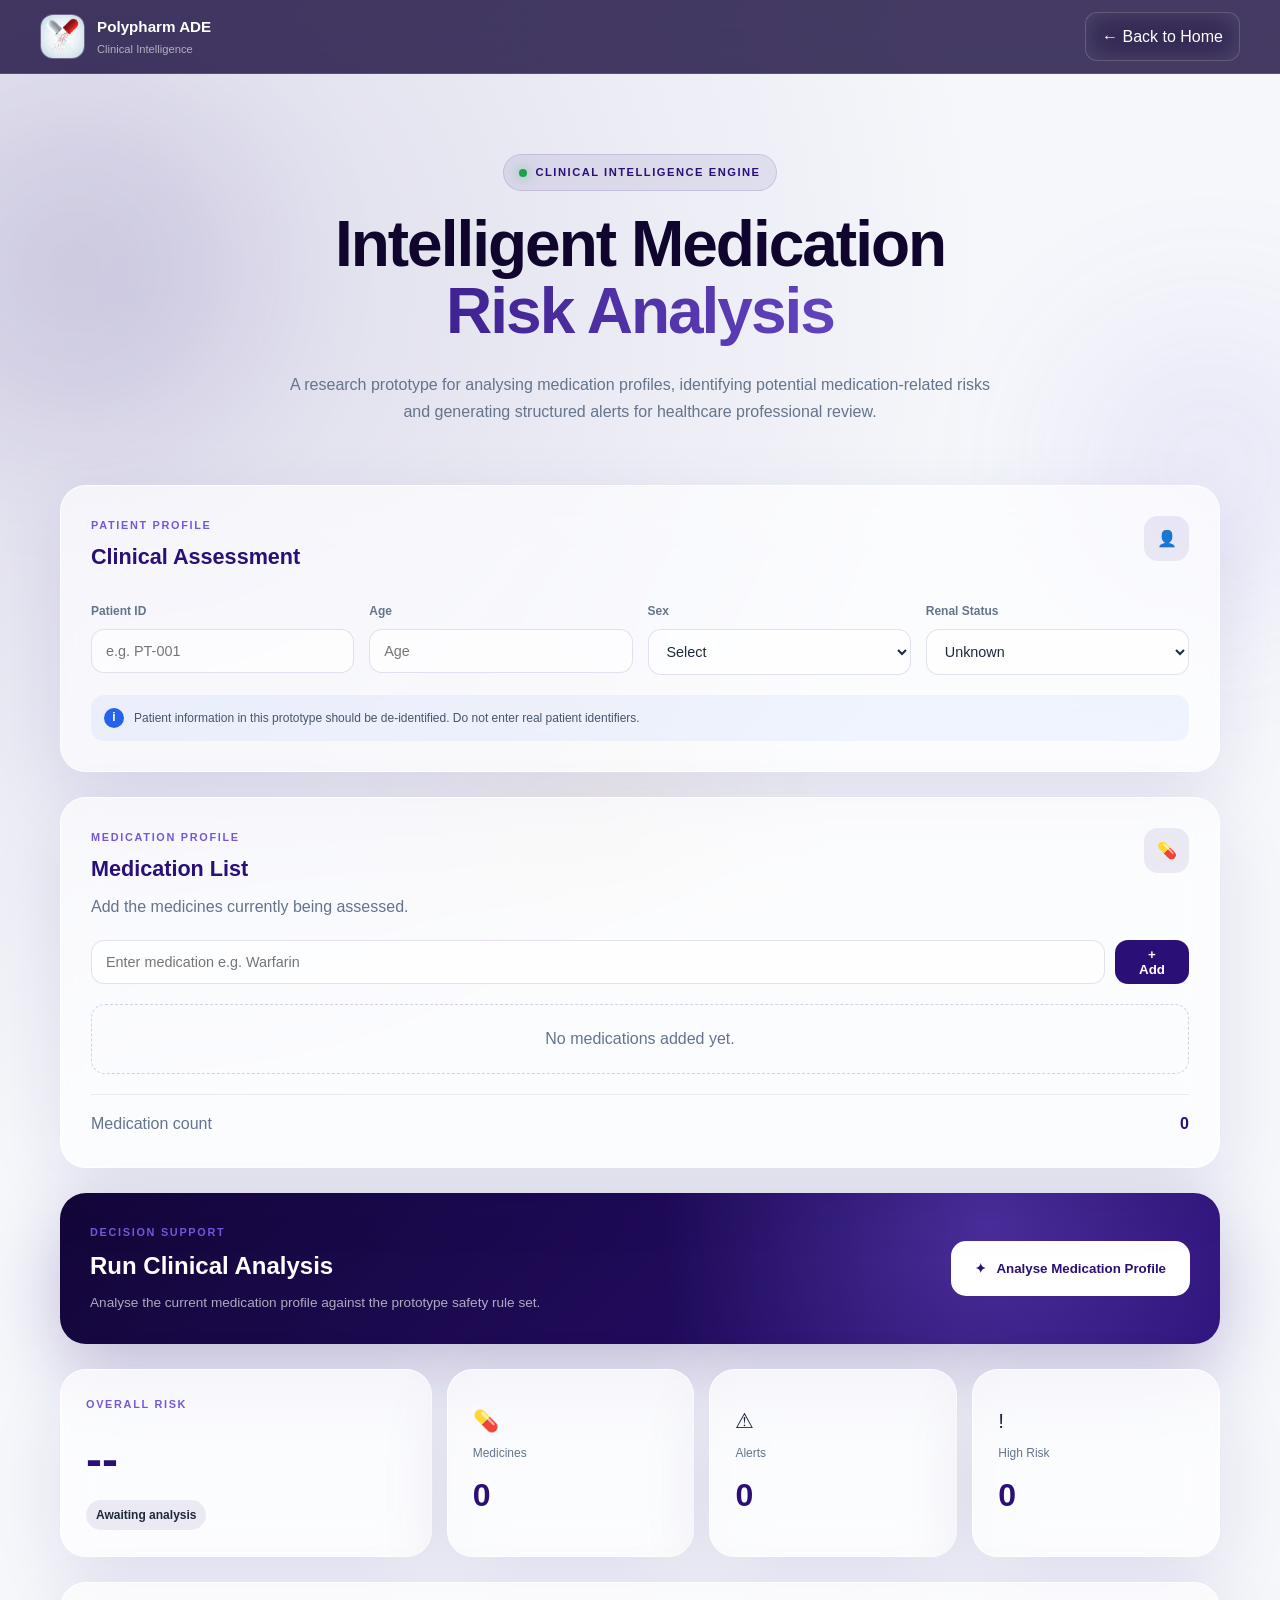
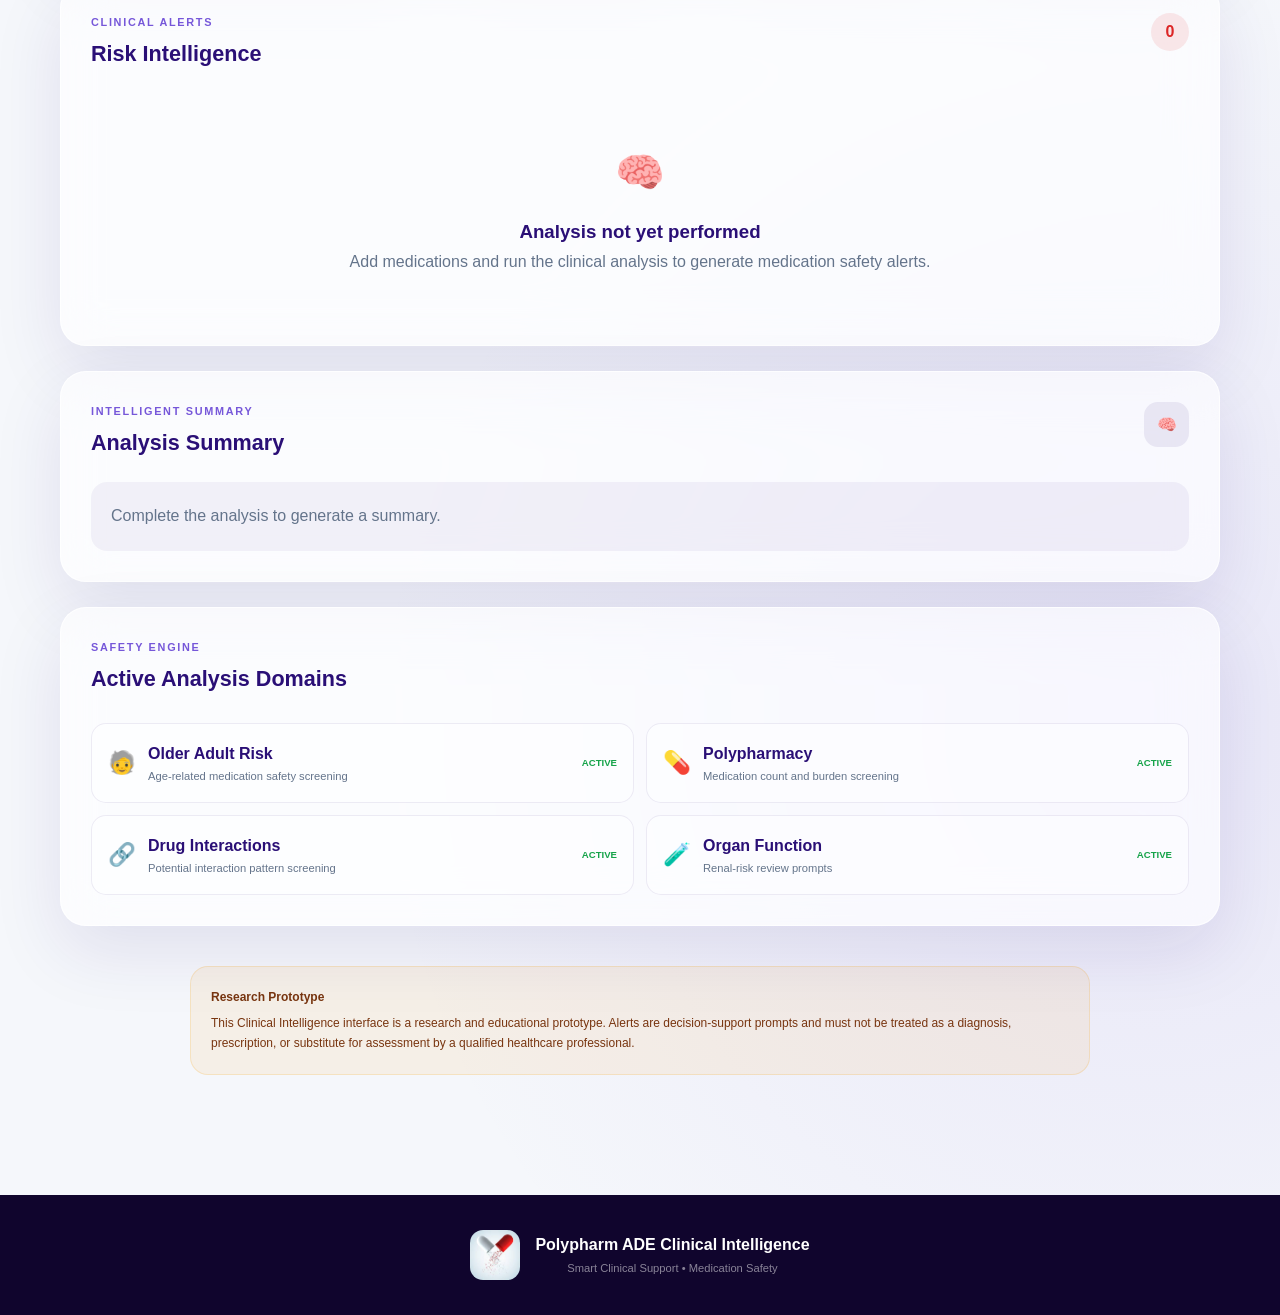
<file: clinical-intelligence.html>
<!DOCTYPE html>
<html lang="en">

<head>

  <meta charset="UTF-8">

  <meta
    name="viewport"
    content="width=device-width, initial-scale=1.0"
  >

  <title>
    Clinical Intelligence | Polypharm ADE Support
  </title>

  <link
    rel="icon"
    type="image/png"
    href="images/logo.png"
  >

  <!-- Existing project design -->
  <link
    rel="stylesheet"
    href="main.css"
  >

  <!-- Clinical Intelligence design -->
  <link
    rel="stylesheet"
    href="clinical-intelligence.css"
  >

</head>


<body>


<!-- =====================================================
     BACKGROUND EFFECTS
===================================================== -->

<div class="ci-background">

  <div class="ci-orb orb-one"></div>

  <div class="ci-orb orb-two"></div>

  <div class="ci-orb orb-three"></div>

</div>



<!-- =====================================================
     HEADER
===================================================== -->

<header class="ci-header">

  <div class="ci-header-inner">

    <a
      href="index.html"
      class="ci-brand"
    >

      <div class="ci-brand-logo">

        <img
          src="images/logo.png"
          alt="Polypharm ADE"
        >

      </div>

      <div>

        <strong>
          Polypharm ADE
        </strong>

        <span>
          Clinical Intelligence
        </span>

      </div>

    </a>


    <a
      href="index.html"
      class="ci-back"
    >
      ← Back to Home
    </a>

  </div>

</header>



<!-- =====================================================
     MAIN APPLICATION
===================================================== -->

<main class="clinical-app">


  <!-- ===================================================
       PAGE INTRO
  =================================================== -->

  <section class="ci-intro">

    <div class="ci-status">

      <span class="ci-status-dot"></span>

      CLINICAL INTELLIGENCE ENGINE

    </div>


    <h1>

      Intelligent Medication
      <span>Risk Analysis</span>

    </h1>


    <p>

      A research prototype for analysing medication profiles,
      identifying potential medication-related risks and
      generating structured alerts for healthcare professional
      review.

    </p>

  </section>



  <!-- ===================================================
       DASHBOARD
  =================================================== -->

  <section class="ci-dashboard">


    <!-- ================================================
         PATIENT PROFILE
    ================================================= -->

    <div class="ci-card patient-card">

      <div class="ci-card-header">

        <div>

          <span class="ci-label">
            PATIENT PROFILE
          </span>

          <h2>
            Clinical Assessment
          </h2>

        </div>

        <div class="ci-icon">
          👤
        </div>

      </div>


      <div class="form-grid">


        <div class="form-group">

          <label>
            Patient ID
          </label>

          <input
            type="text"
            id="patientId"
            placeholder="e.g. PT-001"
          >

        </div>


        <div class="form-group">

          <label>
            Age
          </label>

          <input
            type="number"
            id="patientAge"
            placeholder="Age"
            min="1"
            max="120"
          >

        </div>


        <div class="form-group">

          <label>
            Sex
          </label>

          <select id="patientSex">

            <option value="">
              Select
            </option>

            <option value="female">
              Female
            </option>

            <option value="male">
              Male
            </option>

            <option value="other">
              Other
            </option>

          </select>

        </div>


        <div class="form-group">

          <label>
            Renal Status
          </label>

          <select id="renalStatus">

            <option value="unknown">
              Unknown
            </option>

            <option value="normal">
              No known impairment
            </option>

            <option value="mild">
              Mild impairment
            </option>

            <option value="moderate">
              Moderate impairment
            </option>

            <option value="severe">
              Severe impairment
            </option>

          </select>

        </div>


      </div>


      <div class="clinical-note">

        <span>i</span>

        <p>
          Patient information in this prototype should be
          de-identified. Do not enter real patient identifiers.
        </p>

      </div>

    </div>



    <!-- ================================================
         MEDICATION INPUT
    ================================================= -->

    <div class="ci-card medication-card">

      <div class="ci-card-header">

        <div>

          <span class="ci-label">
            MEDICATION PROFILE
          </span>

          <h2>
            Medication List
          </h2>

        </div>

        <div class="ci-icon">
          💊
        </div>

      </div>


      <p class="card-description">

        Add the medicines currently being assessed.

      </p>


      <div class="medication-input-row">

        <input
          type="text"
          id="medicationInput"
          placeholder="Enter medication e.g. Warfarin"
        >

        <button
          type="button"
          id="addMedication"
          class="add-medication-btn"
        >
          + Add
        </button>

      </div>


      <div
        class="medication-list"
        id="medicationList"
      >

        <div class="empty-medications">

          No medications added yet.

        </div>

      </div>


      <div class="medication-counter">

        <span>
          Medication count
        </span>

        <strong id="medicationCount">
          0
        </strong>

      </div>

    </div>



    <!-- ================================================
         ANALYSIS CONTROL
    ================================================= -->

    <div class="analysis-control">

      <div>

        <span class="ci-label">
          DECISION SUPPORT
        </span>

        <h2>
          Run Clinical Analysis
        </h2>

        <p>
          Analyse the current medication profile against
          the prototype safety rule set.
        </p>

      </div>


      <button
        type="button"
        id="analyzeButton"
        class="analyze-button"
      >

        <span class="analyze-icon">
          ✦
        </span>

        Analyse Medication Profile

      </button>

    </div>



    <!-- ================================================
         RISK OVERVIEW
    ================================================= -->

    <div
      class="risk-overview"
      id="riskOverview"
    >

      <div class="risk-score-card ci-card">

        <span class="ci-label">
          OVERALL RISK
        </span>

        <div
          class="risk-score"
          id="riskScore"
        >
          --
        </div>

        <div
          class="risk-level"
          id="riskLevel"
        >
          Awaiting analysis
        </div>

      </div>


      <div class="metric-card ci-card">

        <span class="metric-icon">
          💊
        </span>

        <span>
          Medicines
        </span>

        <strong id="metricMedicines">
          0
        </strong>

      </div>


      <div class="metric-card ci-card">

        <span class="metric-icon">
          ⚠
        </span>

        <span>
          Alerts
        </span>

        <strong id="metricAlerts">
          0
        </strong>

      </div>


      <div class="metric-card ci-card">

        <span class="metric-icon">
          !
        </span>

        <span>
          High Risk
        </span>

        <strong id="metricHighRisk">
          0
        </strong>

      </div>

    </div>



    <!-- ================================================
         ALERT PANEL
    ================================================= -->

    <div class="ci-card alerts-card">

      <div class="ci-card-header">

        <div>

          <span class="ci-label">
            CLINICAL ALERTS
          </span>

          <h2>
            Risk Intelligence
          </h2>

        </div>

        <div
          class="alert-count"
          id="alertCount"
        >
          0
        </div>

      </div>


      <div
        id="alertsContainer"
        class="alerts-container"
      >

        <div class="no-analysis">

          <div>
            🧠
          </div>

          <h3>
            Analysis not yet performed
          </h3>

          <p>
            Add medications and run the clinical analysis
            to generate medication safety alerts.
          </p>

        </div>

      </div>

    </div>



    <!-- ================================================
         CLINICAL SUMMARY
    ================================================= -->

    <div class="ci-card summary-card">

      <div class="ci-card-header">

        <div>

          <span class="ci-label">
            INTELLIGENT SUMMARY
          </span>

          <h2>
            Analysis Summary
          </h2>

        </div>

        <div class="ci-icon">
          🧠
        </div>

      </div>


      <div
        id="analysisSummary"
        class="analysis-summary"
      >

        Complete the analysis to generate a summary.

      </div>

    </div>



    <!-- ================================================
         RULE ENGINE
    ================================================= -->

    <div class="ci-card rules-card">

      <div class="ci-card-header">

        <div>

          <span class="ci-label">
            SAFETY ENGINE
          </span>

          <h2>
            Active Analysis Domains
          </h2>

        </div>

      </div>


      <div class="rules-grid">


        <div class="rule-item">

          <span>
            🧓
          </span>

          <div>

            <strong>
              Older Adult Risk
            </strong>

            <small>
              Age-related medication safety screening
            </small>

          </div>

          <b>
            ACTIVE
          </b>

        </div>


        <div class="rule-item">

          <span>
            💊
          </span>

          <div>

            <strong>
              Polypharmacy
            </strong>

            <small>
              Medication count and burden screening
            </small>

          </div>

          <b>
            ACTIVE
          </b>

        </div>


        <div class="rule-item">

          <span>
            🔗
          </span>

          <div>

            <strong>
              Drug Interactions
            </strong>

            <small>
              Potential interaction pattern screening
            </small>

          </div>

          <b>
            ACTIVE
          </b>

        </div>


        <div class="rule-item">

          <span>
            🧪
          </span>

          <div>

            <strong>
              Organ Function
            </strong>

            <small>
              Renal-risk review prompts
            </small>

          </div>

          <b>
            ACTIVE
          </b>

        </div>


      </div>

    </div>


  </section>



  <!-- ===================================================
       SAFETY DISCLAIMER
  ================================================= -->

  <section class="ci-disclaimer">

    <strong>
      Research Prototype
    </strong>

    <p>

      This Clinical Intelligence interface is a research
      and educational prototype. Alerts are decision-support
      prompts and must not be treated as a diagnosis,
      prescription, or substitute for assessment by a
      qualified healthcare professional.

    </p>

  </section>


</main>



<footer class="ci-footer">

  <img
    src="images/logo.png"
    alt="Polypharm ADE"
  >

  <div>

    <strong>
      Polypharm ADE Clinical Intelligence
    </strong>

    <span>
      Smart Clinical Support • Medication Safety
    </span>

  </div>

</footer>



<script src="clinical-intelligence.js"></script>

</body>

</html>
</file>
<file: main.css>
/* =====================================================
   VARIABLES
===================================================== */

:root {

  --primary: #2a0f76;
  --primary-light: #5535b8;
  --primary-dark: #130638;

  --secondary: #1e293b;

  --light: #f8fafc;

  --accent: #f59e0b;

  --white: #ffffff;

  --glass-bg: rgba(255, 255, 255, 0.10);

  --glass-bg-strong: rgba(255, 255, 255, 0.16);

  --glass-border: rgba(255, 255, 255, 0.22);

  --glass-shadow:
    0 20px 60px rgba(0, 0, 0, 0.25);

  --blur: blur(20px);

}



/* =====================================================
   GLOBAL
===================================================== */

* {

  margin: 0;
  padding: 0;

  box-sizing: border-box;

  font-family:
    "Segoe UI",
    Tahoma,
    Geneva,
    Verdana,
    sans-serif;

}

html {

  scroll-behavior: smooth;

  scroll-padding-top: 90px;

}

body {

  background:
    radial-gradient(
      circle at 20% 20%,
      rgba(42, 15, 118, 0.08),
      transparent 35%
    ),
    #f8fafc;

  color: var(--secondary);

  line-height: 1.7;

  overflow-x: hidden;

}

a {

  color: inherit;

}



/* =====================================================
   CURSOR GLOW
===================================================== */

.cursor-glow {

  position: fixed;

  width: 250px;
  height: 250px;

  border-radius: 50%;

  background:
    radial-gradient(
      circle,
      rgba(120, 78, 255, 0.16),
      transparent 70%
    );

  transform: translate(-50%, -50%);

  pointer-events: none;

  z-index: 9999;

  transition:
    left 0.15s ease,
    top 0.15s ease;

}



/* =====================================================
   HEADER
===================================================== */

header {

  position: fixed;

  top: 0;
  left: 0;

  width: 100%;

  z-index: 2000;

  padding: 14px 20px;

  background:
    rgba(20, 7, 60, 0.55);

  border-bottom:
    1px solid rgba(255,255,255,0.12);

  backdrop-filter:
    blur(20px)
    saturate(160%);

  -webkit-backdrop-filter:
    blur(20px)
    saturate(160%);

  transition: 0.3s ease;

}



/* HEADER WHEN SCROLLING */

header.scrolled {

  background:
    rgba(19, 6, 56, 0.88);

  box-shadow:
    0 10px 40px rgba(0,0,0,0.25);

}



/* HEADER CONTAINER */

header .container {

  max-width: 1200px;

  margin: auto;

  display: flex;

  align-items: center;

  justify-content: space-between;

}



/* =====================================================
   BRAND
===================================================== */

.brand {

  display: flex;

  align-items: center;

  gap: 12px;

  text-decoration: none;

}



.brand-logo {

  width: 48px;
  height: 48px;

  display: flex;

  align-items: center;
  justify-content: center;

  border-radius: 14px;

  background:
    rgba(255,255,255,0.12);

  border:
    1px solid rgba(255,255,255,0.25);

  backdrop-filter: blur(12px);

  overflow: hidden;

  box-shadow:
    0 8px 25px rgba(0,0,0,0.25);

}



.brand-logo img {

  width: 100%;
  height: 100%;

  object-fit: cover;

}



.brand-text {

  display: flex;

  flex-direction: column;

  color: white;

}



.brand-title {

  font-size: 1rem;

  font-weight: 700;

  letter-spacing: 0.5px;

}



.brand-subtitle {

  font-size: 0.72rem;

  opacity: 0.65;

}



/* =====================================================
   NAVIGATION
===================================================== */

nav {

  display: flex;

  align-items: center;

  gap: 8px;

}



.nav-link {

  position: relative;

  padding: 9px 15px;

  border-radius: 12px;

  color: white;

  text-decoration: none;

  font-size: 0.9rem;

  font-weight: 600;

  transition: 0.3s ease;

}



.nav-link:hover,

.nav-link.active {

  background:
    rgba(255,255,255,0.12);

  box-shadow:
    inset 0 0 0 1px
    rgba(255,255,255,0.08);

}



.nav-link::after {

  content: "";

  position: absolute;

  bottom: 4px;

  left: 50%;

  width: 0;

  height: 2px;

  background: var(--accent);

  transform: translateX(-50%);

  transition: 0.3s ease;

}



.nav-link:hover::after,

.nav-link.active::after {

  width: 25px;

}



/* =====================================================
   HAMBURGER
===================================================== */

.hamburger {

  display: none;

  width: 46px;
  height: 46px;

  border: 1px solid
    rgba(255,255,255,0.25);

  border-radius: 14px;

  background:
    rgba(255,255,255,0.10);

  backdrop-filter:
    blur(15px);

  cursor: pointer;

  align-items: center;

  justify-content: center;

  flex-direction: column;

  gap: 5px;

}



.hamburger span {

  width: 23px;

  height: 2px;

  border-radius: 5px;

  background: white;

  transition: 0.3s ease;

}



.hamburger.active span:nth-child(1) {

  transform:
    translateY(7px)
    rotate(45deg);

}



.hamburger.active span:nth-child(2) {

  opacity: 0;

}



.hamburger.active span:nth-child(3) {

  transform:
    translateY(-7px)
    rotate(-45deg);

}



/* =====================================================
   HERO
===================================================== */

.hero {

  min-height: 100vh;

  position: relative;

  display: flex;

  align-items: center;

  justify-content: center;

  text-align: center;

  color: white;

  overflow: hidden;

}



/* VIDEO BACKGROUND */

.hero-background {

  position: absolute;

  inset: 0;

  z-index: -3;

  overflow: hidden;

}



.hero-video {

  width: 100%;
  height: 100%;

  object-fit: cover;

  filter:
    saturate(0.85)
    contrast(1.05);

  transform: scale(1.05);

}



/* PURPLE OVERLAY */

.hero-overlay {

  position: absolute;

  inset: 0;

  background:

    radial-gradient(
      circle at 50% 35%,
      rgba(100, 55, 190, 0.25),
      transparent 35%
    ),

    linear-gradient(
      135deg,
      rgba(20, 5, 55, 0.92),
      rgba(42, 15, 118, 0.78),
      rgba(13, 5, 42, 0.92)
    );

}



/* MOVING LIGHT */

.hero::before {

  content: "";

  position: absolute;

  width: 500px;
  height: 500px;

  border-radius: 50%;

  background:
    radial-gradient(
      circle,
      rgba(255,255,255,0.08),
      transparent 70%
    );

  top: -150px;
  left: -150px;

  animation:
    heroLight 10s infinite alternate ease-in-out;

}



@keyframes heroLight {

  0% {

    transform:
      translate(0,0)
      scale(1);

  }

  100% {

    transform:
      translate(250px,180px)
      scale(1.4);

  }

}



/* =====================================================
   PARTICLES
===================================================== */

.particles {

  position: absolute;

  inset: 0;

  pointer-events: none;

}



.particles span {

  position: absolute;

  width: 5px;
  height: 5px;

  border-radius: 50%;

  background:
    rgba(255,255,255,0.5);

  animation:
    floatParticle 10s infinite linear;

}



.particles span:nth-child(1) {

  left: 10%;
  top: 80%;

}



.particles span:nth-child(2) {

  left: 20%;
  top: 30%;

  animation-delay: 2s;

}



.particles span:nth-child(3) {

  left: 40%;
  top: 70%;

  animation-delay: 4s;

}



.particles span:nth-child(4) {

  left: 60%;
  top: 25%;

  animation-delay: 1s;

}



.particles span:nth-child(5) {

  left: 75%;
  top: 65%;

  animation-delay: 5s;

}



.particles span:nth-child(6) {

  left: 85%;
  top: 35%;

  animation-delay: 3s;

}



.particles span:nth-child(7) {

  left: 50%;
  top: 90%;

  animation-delay: 6s;

}



.particles span:nth-child(8) {

  left: 30%;
  top: 50%;

  animation-delay: 7s;

}



@keyframes floatParticle {

  0% {

    transform:
      translateY(0)
      scale(0.7);

    opacity: 0;

  }

  20% {

    opacity: 1;

  }

  100% {

    transform:
      translateY(-250px)
      scale(1.5);

    opacity: 0;

  }

}



/* =====================================================
   HERO CONTENT
===================================================== */

.hero-content {

  max-width: 900px;

  padding:
    130px 25px 80px;

  position: relative;

  z-index: 5;

}



/* CAPSULE LOGO */

.hero-logo-wrapper {

  position: relative;

  width: 125px;
  height: 125px;

  margin:
    0 auto 25px;

  display: flex;

  align-items: center;

  justify-content: center;

}



.hero-logo {

  width: 105px;
  height: 105px;

  object-fit: cover;

  border-radius: 50%;

  position: relative;

  z-index: 3;

  box-shadow:
    0 15px 50px rgba(0,0,0,0.45);

  animation:
    capsuleFloat 4s infinite ease-in-out;

}



@keyframes capsuleFloat {

  0%,100% {

    transform:
      translateY(0)
      rotate(-2deg);

  }

  50% {

    transform:
      translateY(-12px)
      rotate(2deg);

  }

}



.hero-logo-ring {

  position: absolute;

  inset: 0;

  border-radius: 50%;

  border:
    1px solid rgba(255,255,255,0.4);

  animation:
    ringPulse 3s infinite ease-out;

}



@keyframes ringPulse {

  0% {

    transform: scale(0.8);

    opacity: 0.9;

  }

  100% {

    transform: scale(1.5);

    opacity: 0;

  }

}



/* BADGE */

.hero-badge {

  display: inline-block;

  padding:
    7px 16px;

  margin-bottom: 18px;

  border-radius: 50px;

  background:
    rgba(255,255,255,0.10);

  border:
    1px solid rgba(255,255,255,0.25);

  backdrop-filter: blur(15px);

  font-size: 0.72rem;

  letter-spacing: 2px;

}



/* HERO TITLE */

.hero h1 {

  font-size:
    clamp(2.5rem, 6vw, 5rem);

  line-height: 1.05;

  margin-bottom: 25px;

  font-weight: 800;

  letter-spacing: -2px;

}



.hero h1 span {

  display: block;

  background:
    linear-gradient(
      90deg,
      #ffffff,
      #c8b9ff,
      #ffffff
    );

  background-size: 200% auto;

  color: transparent;

  background-clip: text;

  -webkit-background-clip: text;

  animation:
    gradientMove 5s linear infinite;

}



@keyframes gradientMove {

  to {

    background-position:
      200% center;

  }

}



.hero-description {

  max-width: 700px;

  margin:
    0 auto 30px;

  font-size:
    clamp(1rem, 2vw, 1.3rem);

  opacity: 0.85;

}



/* =====================================================
   BUTTONS
===================================================== */

.hero-buttons {

  display: flex;

  justify-content: center;

  gap: 12px;

  flex-wrap: wrap;

}



.glass-button {

  padding:
    13px 22px;

  border-radius: 14px;

  text-decoration: none;

  font-weight: 600;

  transition: 0.3s ease;

}



.primary-button {

  background:
    rgba(255,255,255,0.95);

  color:
    var(--primary);

}



.secondary-button {

  color: white;

  background:
    rgba(255,255,255,0.08);

  border:
    1px solid rgba(255,255,255,0.25);

  backdrop-filter:
    blur(15px);

}



.glass-button:hover {

  transform:
    translateY(-4px);

  box-shadow:
    0 15px 35px
    rgba(0,0,0,0.25);

}



.primary-button span {

  margin-left: 8px;

}



/* =====================================================
   SYSTEM STATUS
===================================================== */

.system-status {

  margin-top: 30px;

  display: flex;

  justify-content: center;

  align-items: center;

  gap: 8px;

  font-size: 0.8rem;

  opacity: 0.7;

}



.status-dot {

  width: 8px;
  height: 8px;

  border-radius: 50%;

  background: #5cff8d;

  box-shadow:
    0 0 15px #5cff8d;

  animation:
    statusPulse 2s infinite;

}



@keyframes statusPulse {

  50% {

    opacity: 0.3;

    transform: scale(0.7);

  }

}



/* =====================================================
   HERO GLASS CARD
===================================================== */

.hero-glass-card {

  position: absolute;

  right: 6%;

  bottom: 10%;

  display: flex;

  align-items: center;

  gap: 12px;

  padding: 15px 18px;

  border-radius: 18px;

  background:
    rgba(255,255,255,0.09);

  border:
    1px solid rgba(255,255,255,0.20);

  backdrop-filter:
    blur(20px);

  box-shadow:
    var(--glass-shadow);

  animation:
    cardFloat 5s infinite ease-in-out;

}



@keyframes cardFloat {

  50% {

    transform:
      translateY(-12px);

  }

}



.hero-glass-card small {

  display: block;

  opacity: 0.65;

}



.mini-icon {

  width: 38px;
  height: 38px;

  display: flex;

  align-items: center;
  justify-content: center;

  border-radius: 12px;

  background:
    rgba(255,255,255,0.15);

}



/* =====================================================
   GENERAL SECTIONS
===================================================== */

.content-section {

  max-width: 1150px;

  margin: auto;

  padding:
    110px 25px;

}



.section-heading {

  display: flex;

  align-items: flex-start;

  gap: 18px;

  margin-bottom: 50px;

}



.section-number {

  color:
    var(--primary-light);

  font-weight: 800;

  font-size: 0.85rem;

}



.section-label {

  display: block;

  color:
    var(--primary-light);

  font-size: 0.72rem;

  font-weight: 800;

  letter-spacing: 2px;

  margin-bottom: 5px;

}



.section-heading h2 {

  font-size:
    clamp(2rem,4vw,3rem);

  color:
    var(--primary);

}



/* =====================================================
   GLASS PANELS
===================================================== */

.glass-panel {

  background:
    rgba(255,255,255,0.60);

  border:
    1px solid rgba(255,255,255,0.8);

  border-radius: 24px;

  box-shadow:
    0 20px 50px
    rgba(42,15,118,0.08);

  backdrop-filter:
    blur(20px);

  -webkit-backdrop-filter:
    blur(20px);

  transition:
    transform 0.35s ease,
    box-shadow 0.35s ease;

}



.glass-panel:hover {

  transform:
    translateY(-6px);

  box-shadow:
    0 30px 70px
    rgba(42,15,118,0.13);

}



/* =====================================================
   ABOUT
===================================================== */

.about-grid {

  display: grid;

  grid-template-columns:
    2fr 1fr;

  gap: 25px;

}



.large-panel {

  padding: 35px;

}



.large-panel p {

  margin-bottom: 20px;

}



.project-card {

  padding: 30px;

}



.project-card-icon {

  width: 70px;
  height: 70px;

  border-radius: 20px;

  overflow: hidden;

  margin-bottom: 20px;

}



.project-card-icon img {

  width: 100%;
  height: 100%;

  object-fit: cover;

}



.project-card h3 {

  color:
    var(--primary);

  margin-bottom: 10px;

}



.project-card span {

  font-size: 0.8rem;

  opacity: 0.65;

}



.card-line {

  height: 1px;

  background:
    rgba(42,15,118,0.12);

  margin: 20px 0;

}



/* =====================================================
   PROFILE
===================================================== */

.profile {

  margin-top: 25px;

  padding: 25px;

  display: flex;

  align-items: center;

  gap: 20px;

}



.profile img {

  width: 80px;
  height: 80px;

  border-radius: 50%;

  object-fit: cover;

  border:
    3px solid var(--primary);

}



.profile span {

  font-size: 0.75rem;

  color:
    var(--primary-light);

}



.profile h3 {

  color:
    var(--primary);

}



/* =====================================================
   OBJECTIVES
===================================================== */

.objective-grid {

  display: grid;

  grid-template-columns:
    repeat(3, 1fr);

  gap: 20px;

}



.objective-card {

  padding: 30px;

}



.objective-number {

  display: inline-flex;

  width: 42px;
  height: 42px;

  align-items: center;
  justify-content: center;

  border-radius: 12px;

  color: white;

  background:
    var(--primary);

  font-size: 0.8rem;

  margin-bottom: 20px;

}



.objective-card h3 {

  color:
    var(--primary);

  margin-bottom: 10px;

}



/* =====================================================
   TIMELINE
===================================================== */

.timeline {

  position: relative;

}



.timeline::before {

  content: "";

  position: absolute;

  left: 25px;

  top: 0;
  bottom: 0;

  width: 2px;

  background:
    linear-gradient(
      var(--primary),
      transparent
    );

}



.timeline-item {

  position: relative;

  display: flex;

  gap: 25px;

  margin-bottom: 25px;

}



.timeline-number {

  position: relative;

  z-index: 2;

  min-width: 52px;
  height: 52px;

  display: flex;

  align-items: center;
  justify-content: center;

  border-radius: 50%;

  background:
    var(--primary);

  color: white;

  font-size: 0.75rem;

  border:
    5px solid var(--light);

}



.timeline-item .glass-panel {

  flex: 1;

  padding: 25px;

}



.timeline-item h3 {

  color:
    var(--primary);

  margin-bottom: 8px;

}



/* =====================================================
   TECHNOLOGY
===================================================== */

.technology-section {

  position: relative;

  padding:
    120px 25px;

  color: white;

  background:

    radial-gradient(
      circle at 20% 20%,
      rgba(123,80,220,0.4),
      transparent 30%
    ),

    linear-gradient(
      135deg,
      #130638,
      #2a0f76,
      #10052d
    );

  overflow: hidden;

}



.technology-content {

  max-width: 1150px;

  margin: auto;

}



.technology-section h2 {

  font-size:
    clamp(2rem,5vw,4rem);

  max-width: 700px;

  line-height: 1.1;

  margin-bottom: 25px;

}



.technology-section h2 span {

  color:
    #c5b6ff;

}



.technology-section > .technology-content > p {

  max-width: 700px;

  opacity: 0.75;

}



.technology-grid {

  display: grid;

  grid-template-columns:
    repeat(3,1fr);

  gap: 20px;

  margin-top: 50px;

}



.tech-card {

  padding: 30px;

  color: white;

  background:
    rgba(255,255,255,0.08);

  border:
    1px solid rgba(255,255,255,0.15);

}



.tech-icon {

  width: 50px;
  height: 50px;

  display: flex;

  align-items: center;
  justify-content: center;

  border-radius: 15px;

  background:
    rgba(255,255,255,0.12);

  margin-bottom: 20px;

  font-weight: 800;

}



.tech-card h3 {

  margin-bottom: 10px;

}



/* =====================================================
   CONTACT
===================================================== */

.contact-section {

  padding:
    110px 25px;

}



.contact-container {

  max-width: 1100px;

  margin: auto;

  text-align: center;

}



.contact-container h2 {

  color:
    var(--primary);

  font-size:
    clamp(2rem,4vw,3rem);

  margin-bottom: 10px;

}



.contact-container > p {

  max-width: 650px;

  margin:
    0 auto 40px;

}



.contact-grid {

  display: grid;

  grid-template-columns:
    repeat(2,1fr);

  gap: 18px;

}



.contact-card {

  padding: 22px;

  display: flex;

  align-items: center;

  gap: 18px;

  text-decoration: none;

  text-align: left;

}



.contact-icon {

  min-width: 45px;
  height: 45px;

  display: flex;

  align-items: center;
  justify-content: center;

  border-radius: 14px;

  background:
    rgba(42,15,118,0.1);

  color:
    var(--primary);

}



.contact-card small {

  display: block;

  color:
    var(--primary-light);

}



.contact-card strong {

  display: block;

}



/* =====================================================
   FOOTER
===================================================== */

footer {

  padding:
    45px 20px;

  text-align: center;

  color: white;

  background:
    #10052d;

}



.footer-logo img {

  width: 55px;
  height: 55px;

  object-fit: cover;

  border-radius: 15px;

  margin-bottom: 12px;

}



footer span {

  font-size: 0.75rem;

  opacity: 0.5;

}



/* =====================================================
   SCROLL REVEAL
===================================================== */

.reveal {

  opacity: 0;

  transform:
    translateY(50px);

  transition:
    opacity 0.8s ease,
    transform 0.8s ease;

}



.reveal.visible {

  opacity: 1;

  transform:
    translateY(0);

}



/* =====================================================
   MOBILE
===================================================== */

@media (max-width: 850px) {

  .hamburger {

    display: flex;

  }



  nav {

    position: absolute;

    top: calc(100% + 12px);

    right: 0;

    width: 280px;

    padding: 12px;

    flex-direction: column;

    align-items: stretch;

    background:
      rgba(30,10,75,0.75);

    border:
      1px solid rgba(255,255,255,0.20);

    border-radius: 22px;

    backdrop-filter:
      blur(25px);

    box-shadow:
      0 25px 60px
      rgba(0,0,0,0.35);

    opacity: 0;

    visibility: hidden;

    transform:
      translateY(-15px)
      scale(0.95);

    transition: 0.3s ease;

  }



  nav.active {

    opacity: 1;

    visibility: visible;

    transform:
      translateY(0)
      scale(1);

  }



  .nav-link {

    padding: 14px;

  }



  .about-grid {

    grid-template-columns: 1fr;

  }



  .objective-grid {

    grid-template-columns:
      repeat(2,1fr);

  }



  .technology-grid {

    grid-template-columns: 1fr;

  }



  .hero-glass-card {

    display: none;

  }

}



@media (max-width: 600px) {

  header {

    padding:
      10px 14px;

  }



  .brand-title {

    font-size: 0.9rem;

  }



  .brand-subtitle {

    font-size: 0.65rem;

  }



  .brand-logo {

    width: 42px;
    height: 42px;

  }



  .hero-content {

    padding:
      120px 20px 70px;

  }



  .hero h1 {

    font-size:
      2.6rem;

  }



  .hero-description {

    font-size:
      1rem;

  }



  .hero-buttons {

    flex-direction: column;

  }



  .glass-button {

    width: 100%;

  }



  .objective-grid {

    grid-template-columns: 1fr;

  }



  .contact-grid {

    grid-template-columns: 1fr;

  }



  .profile {

    align-items: flex-start;

  }



  .timeline-item {

    gap: 12px;

  }



  .timeline-number {

    min-width: 45px;

    height: 45px;

  }



  .timeline::before {

    left: 21px;

  }

}
</file>
<file: clinical-intelligence.css>
/* =====================================================
   POLYPHARM ADE
   CLINICAL INTELLIGENCE UI
===================================================== */

:root {

  --ci-purple: #2a0f76;
  --ci-purple-light: #7657d9;
  --ci-purple-dark: #10052d;

  --ci-accent: #f59e0b;

  --ci-red: #dc2626;
  --ci-orange: #ea580c;
  --ci-green: #16a34a;
  --ci-blue: #2563eb;

  --ci-text: #1e293b;
  --ci-muted: #64748b;

  --ci-glass:
    rgba(255,255,255,0.66);

  --ci-glass-dark:
    rgba(255,255,255,0.09);

  --ci-border:
    rgba(255,255,255,0.75);

  --ci-shadow:
    0 25px 70px rgba(42,15,118,0.10);

}


/* =====================================================
   GLOBAL
===================================================== */

body {

  background:
    radial-gradient(
      circle at 10% 10%,
      rgba(42,15,118,0.12),
      transparent 30%
    ),

    radial-gradient(
      circle at 90% 80%,
      rgba(118,87,217,0.10),
      transparent 30%
    ),

    #f5f7fb;

}


/* =====================================================
   BACKGROUND ORBS
===================================================== */

.ci-background {

  position: fixed;

  inset: 0;

  overflow: hidden;

  pointer-events: none;

  z-index: -1;

}


.ci-orb {

  position: absolute;

  border-radius: 50%;

  filter: blur(80px);

  opacity: 0.35;

  animation:
    ciOrbFloat 12s infinite alternate ease-in-out;

}


.orb-one {

  width: 350px;
  height: 350px;

  background:
    rgba(42,15,118,0.25);

  top: 10%;
  left: -100px;

}


.orb-two {

  width: 300px;
  height: 300px;

  background:
    rgba(118,87,217,0.25);

  right: -80px;
  top: 35%;

  animation-delay: 3s;

}


.orb-three {

  width: 280px;
  height: 280px;

  background:
    rgba(245,158,11,0.12);

  left: 35%;
  bottom: -100px;

  animation-delay: 5s;

}


@keyframes ciOrbFloat {

  0% {

    transform:
      translate(0,0)
      scale(1);

  }

  100% {

    transform:
      translate(80px,-50px)
      scale(1.2);

  }

}


/* =====================================================
   HEADER
===================================================== */

.ci-header {

  position: sticky;

  top: 0;

  z-index: 100;

  padding: 12px 20px;

  background:
    rgba(19,6,56,0.78);

  border-bottom:
    1px solid rgba(255,255,255,0.12);

  backdrop-filter:
    blur(25px)
    saturate(160%);

}


.ci-header-inner {

  max-width: 1200px;

  margin: auto;

  display: flex;

  align-items: center;

  justify-content: space-between;

}


.ci-brand {

  display: flex;

  align-items: center;

  gap: 12px;

  color: white;

  text-decoration: none;

}


.ci-brand-logo {

  width: 45px;
  height: 45px;

  overflow: hidden;

  border-radius: 13px;

  border:
    1px solid rgba(255,255,255,0.25);

}


.ci-brand-logo img {

  width: 100%;
  height: 100%;

  object-fit: cover;

}


.ci-brand strong {

  display: block;

  font-size: 0.95rem;

}


.ci-brand span {

  display: block;

  font-size: 0.7rem;

  opacity: 0.6;

}


.ci-back {

  padding: 10px 16px;

  border-radius: 12px;

  color: white;

  text-decoration: none;

  background:
    rgba(255,255,255,0.09);

  border:
    1px solid rgba(255,255,255,0.16);

  backdrop-filter:
    blur(15px);

  transition: 0.3s ease;

}


.ci-back:hover {

  background:
    rgba(255,255,255,0.17);

  transform:
    translateY(-2px);

}


/* =====================================================
   APPLICATION
===================================================== */

.clinical-app {

  max-width: 1200px;

  margin: auto;

  padding:
    80px 20px;

}


/* =====================================================
   INTRO
===================================================== */

.ci-intro {

  text-align: center;

  max-width: 850px;

  margin:
    0 auto 60px;

}


.ci-status {

  display: inline-flex;

  align-items: center;

  gap: 8px;

  padding:
    8px 15px;

  border-radius: 50px;

  background:
    rgba(42,15,118,0.08);

  border:
    1px solid rgba(42,15,118,0.12);

  color:
    var(--ci-purple);

  font-size: 0.7rem;

  font-weight: 800;

  letter-spacing: 1.5px;

}


.ci-status-dot {

  width: 8px;
  height: 8px;

  border-radius: 50%;

  background:
    var(--ci-green);

  box-shadow:
    0 0 12px
    rgba(22,163,74,0.6);

}


.ci-intro h1 {

  margin-top: 20px;

  font-size:
    clamp(2.4rem,5vw,4.5rem);

  line-height: 1.05;

  color:
    var(--ci-purple-dark);

  letter-spacing:
    -2px;

}


.ci-intro h1 span {

  display: block;

  background:
    linear-gradient(
      90deg,
      var(--ci-purple),
      #7657d9,
      var(--ci-purple)
    );

  background-size:
    200% auto;

  color: transparent;

  background-clip: text;

  -webkit-background-clip: text;

  animation:
    ciGradient 5s linear infinite;

}


@keyframes ciGradient {

  to {

    background-position:
      200% center;

  }

}


.ci-intro p {

  margin:
    25px auto 0;

  max-width: 700px;

  color:
    var(--ci-muted);

}


/* =====================================================
   DASHBOARD
===================================================== */

.ci-dashboard {

  display: grid;

  gap: 25px;

}


/* =====================================================
   GLASS CARD
===================================================== */

.ci-card {

  background:
    var(--ci-glass);

  border:
    1px solid var(--ci-border);

  border-radius: 26px;

  box-shadow:
    var(--ci-shadow);

  backdrop-filter:
    blur(25px)
    saturate(140%);

  -webkit-backdrop-filter:
    blur(25px)
    saturate(140%);

}


.ci-card-header {

  display: flex;

  align-items: flex-start;

  justify-content: space-between;

  gap: 20px;

}


.ci-card-header h2 {

  color:
    var(--ci-purple);

  font-size: 1.35rem;

}


.ci-label {

  display: block;

  margin-bottom: 5px;

  color:
    var(--ci-purple-light);

  font-size: 0.68rem;

  font-weight: 800;

  letter-spacing: 1.7px;

}


.ci-icon {

  width: 45px;
  height: 45px;

  display: flex;

  align-items: center;
  justify-content: center;

  border-radius: 14px;

  background:
    rgba(42,15,118,0.08);

}


/* =====================================================
   PATIENT
===================================================== */

.patient-card,
.medication-card,
.alerts-card,
.summary-card,
.rules-card {

  padding: 30px;

}


.form-grid {

  display: grid;

  grid-template-columns:
    repeat(4,1fr);

  gap: 15px;

  margin-top: 25px;

}


.form-group label {

  display: block;

  margin-bottom: 7px;

  font-size: 0.75rem;

  font-weight: 700;

  color:
    var(--ci-muted);

}


.form-group input,
.form-group select,
.medication-input-row input {

  width: 100%;

  padding:
    13px 14px;

  border:
    1px solid rgba(42,15,118,0.12);

  border-radius: 13px;

  outline: none;

  background:
    rgba(255,255,255,0.65);

  color:
    var(--ci-text);

  font-size: 0.9rem;

  transition:
    0.25s ease;

}


.form-group input:focus,
.form-group select:focus,
.medication-input-row input:focus {

  border-color:
    var(--ci-purple-light);

  box-shadow:
    0 0 0 4px
    rgba(118,87,217,0.10);

}


.clinical-note {

  display: flex;

  align-items: flex-start;

  gap: 10px;

  margin-top: 20px;

  padding: 13px;

  border-radius: 13px;

  background:
    rgba(37,99,235,0.06);

  color:
    #475569;

  font-size: 0.75rem;

}


.clinical-note span {

  width: 20px;
  height: 20px;

  display: flex;

  align-items: center;
  justify-content: center;

  border-radius: 50%;

  background:
    var(--ci-blue);

  color: white;

  font-weight: bold;

}


/* =====================================================
   MEDICATIONS
===================================================== */

.card-description {

  color:
    var(--ci-muted);

  margin-top: 5px;

}


.medication-input-row {

  display: flex;

  gap: 10px;

  margin-top: 20px;

}


.add-medication-btn {

  border: none;

  padding:
    0 20px;

  border-radius: 13px;

  background:
    var(--ci-purple);

  color: white;

  font-weight: 700;

  cursor: pointer;

  transition:
    0.25s ease;

}


.add-medication-btn:hover {

  background:
    var(--ci-purple-light);

  transform:
    translateY(-2px);

}


.medication-list {

  display: flex;

  flex-wrap: wrap;

  gap: 10px;

  margin-top: 20px;

}


.empty-medications {

  width: 100%;

  padding: 20px;

  text-align: center;

  color:
    var(--ci-muted);

  border:
    1px dashed
    rgba(42,15,118,0.18);

  border-radius: 14px;

}


.medication-chip {

  display: flex;

  align-items: center;

  gap: 10px;

  padding:
    10px 12px;

  border-radius: 14px;

  background:
    rgba(42,15,118,0.07);

  border:
    1px solid
    rgba(42,15,118,0.10);

  color:
    var(--ci-purple);

  font-weight: 600;

  font-size: 0.8rem;

}


.remove-medication {

  width: 22px;
  height: 22px;

  border: none;

  border-radius: 50%;

  background:
    rgba(220,38,38,0.10);

  color:
    var(--ci-red);

  cursor: pointer;

}


.medication-counter {

  display: flex;

  justify-content: space-between;

  margin-top: 20px;

  padding-top: 15px;

  border-top:
    1px solid rgba(42,15,118,0.08);

  color:
    var(--ci-muted);

}


.medication-counter strong {

  color:
    var(--ci-purple);

}


/* =====================================================
   ANALYSIS CONTROL
===================================================== */

.analysis-control {

  display: flex;

  align-items: center;

  justify-content: space-between;

  gap: 30px;

  padding: 30px;

  border-radius: 26px;

  color: white;

  background:

    radial-gradient(
      circle at 80% 20%,
      rgba(118,87,217,0.45),
      transparent 35%
    ),

    linear-gradient(
      135deg,
      #130638,
      #2a0f76
    );

  box-shadow:
    0 25px 70px
    rgba(42,15,118,0.25);

}


.analysis-control h2 {

  margin: 4px 0;

}


.analysis-control p {

  opacity: 0.65;

  font-size: 0.85rem;

}


.analyze-button {

  min-height: 55px;

  padding:
    0 24px;

  border: none;

  border-radius: 15px;

  background:
    white;

  color:
    var(--ci-purple);

  font-weight: 800;

  cursor: pointer;

  white-space: nowrap;

  transition:
    0.3s ease;

}


.analyze-button:hover {

  transform:
    translateY(-3px);

  box-shadow:
    0 15px 35px
    rgba(0,0,0,0.25);

}


.analyze-icon {

  margin-right: 7px;

}


/* =====================================================
   RISK OVERVIEW
===================================================== */

.risk-overview {

  display: grid;

  grid-template-columns:
    1.5fr repeat(3,1fr);

  gap: 15px;

}


.risk-score-card {

  padding: 25px;

}


.risk-score {

  font-size: 3rem;

  font-weight: 900;

  color:
    var(--ci-purple);

}


.risk-level {

  display: inline-block;

  padding:
    5px 10px;

  border-radius: 30px;

  background:
    rgba(42,15,118,0.08);

  font-size: 0.75rem;

  font-weight: 800;

}


.metric-card {

  padding: 25px;

  display: flex;

  flex-direction: column;

  justify-content: center;

  gap: 5px;

}


.metric-card > span:not(.metric-icon) {

  font-size: 0.75rem;

  color:
    var(--ci-muted);

}


.metric-card strong {

  font-size: 2rem;

  color:
    var(--ci-purple);

}


.metric-icon {

  font-size: 1.3rem;

}


/* =====================================================
   ALERTS
===================================================== */

.alert-count {

  min-width: 38px;
  height: 38px;

  display: flex;

  align-items: center;
  justify-content: center;

  border-radius: 50%;

  background:
    rgba(220,38,38,0.10);

  color:
    var(--ci-red);

  font-weight: 900;

}


.alerts-container {

  display: grid;

  gap: 12px;

  margin-top: 25px;

}


.no-analysis {

  text-align: center;

  padding: 40px 20px;

  color:
    var(--ci-muted);

}


.no-analysis > div {

  font-size: 2.5rem;

  margin-bottom: 10px;

}


.no-analysis h3 {

  color:
    var(--ci-purple);

}


.alert {

  display: grid;

  grid-template-columns:
    auto 1fr auto;

  gap: 15px;

  align-items: center;

  padding: 18px;

  border-radius: 17px;

  border:
    1px solid transparent;

  animation:
    alertAppear 0.4s ease;

}


@keyframes alertAppear {

  from {

    opacity: 0;

    transform:
      translateY(10px);

  }

  to {

    opacity: 1;

    transform:
      translateY(0);

  }

}


.alert.high {

  background:
    rgba(220,38,38,0.07);

  border-color:
    rgba(220,38,38,0.15);

}


.alert.moderate {

  background:
    rgba(234,88,12,0.07);

  border-color:
    rgba(234,88,12,0.15);

}


.alert.low {

  background:
    rgba(22,163,74,0.07);

  border-color:
    rgba(22,163,74,0.15);

}


.alert-icon {

  width: 42px;
  height: 42px;

  display: flex;

  align-items: center;
  justify-content: center;

  border-radius: 13px;

}


.high .alert-icon {

  background:
    rgba(220,38,38,0.12);

}


.moderate .alert-icon {

  background:
    rgba(234,88,12,0.12);

}


.low .alert-icon {

  background:
    rgba(22,163,74,0.12);

}


.alert h3 {

  font-size: 0.95rem;

  margin-bottom: 3px;

}


.alert p {

  color:
    var(--ci-muted);

  font-size: 0.78rem;

}


.alert-severity {

  font-size: 0.65rem;

  font-weight: 900;

  letter-spacing: 1px;

}


.high .alert-severity {

  color:
    var(--ci-red);

}


.moderate .alert-severity {

  color:
    var(--ci-orange);

}


.low .alert-severity {

  color:
    var(--ci-green);

}


/* =====================================================
   SUMMARY
===================================================== */

.analysis-summary {

  margin-top: 20px;

  padding: 20px;

  border-radius: 16px;

  background:
    rgba(42,15,118,0.05);

  color:
    var(--ci-muted);

  line-height: 1.8;

}


/* =====================================================
   RULES
===================================================== */

.rules-grid {

  display: grid;

  grid-template-columns:
    repeat(2,1fr);

  gap: 12px;

  margin-top: 25px;

}


.rule-item {

  display: grid;

  grid-template-columns:
    auto 1fr auto;

  align-items: center;

  gap: 12px;

  padding: 16px;

  border-radius: 15px;

  background:
    rgba(255,255,255,0.45);

  border:
    1px solid
    rgba(42,15,118,0.08);

}


.rule-item > span {

  font-size: 1.4rem;

}


.rule-item strong {

  display: block;

  color:
    var(--ci-purple);

}


.rule-item small {

  display: block;

  color:
    var(--ci-muted);

  font-size: 0.7rem;

}


.rule-item b {

  color:
    var(--ci-green);

  font-size: 0.6rem;

}


/* =====================================================
   DISCLAIMER
===================================================== */

.ci-disclaimer {

  max-width: 900px;

  margin:
    40px auto;

  padding: 20px;

  border-radius: 18px;

  background:
    rgba(245,158,11,0.08);

  border:
    1px solid
    rgba(245,158,11,0.18);

  color:
    #78350f;

  font-size: 0.75rem;

}


.ci-disclaimer strong {

  display: block;

  margin-bottom: 5px;

}


/* =====================================================
   FOOTER
===================================================== */

.ci-footer {

  display: flex;

  justify-content: center;

  align-items: center;

  gap: 15px;

  padding: 35px 20px;

  color: white;

  background:
    #10052d;

}


.ci-footer img {

  width: 50px;
  height: 50px;

  border-radius: 13px;

}


.ci-footer strong {

  display: block;

}


.ci-footer span {

  display: block;

  font-size: 0.7rem;

  opacity: 0.5;

}


/* =====================================================
   RESPONSIVE
===================================================== */

@media (max-width: 900px) {

  .form-grid {

    grid-template-columns:
      repeat(2,1fr);

  }


  .risk-overview {

    grid-template-columns:
      repeat(2,1fr);

  }


  .risk-score-card {

    grid-column:
      span 2;

  }


  .analysis-control {

    flex-direction: column;

    align-items: flex-start;

  }


  .analyze-button {

    width: 100%;

  }

}


@media (max-width: 600px) {

  .clinical-app {

    padding:
      55px 14px;

  }


  .ci-header {

    padding:
      10px 14px;

  }


  .ci-brand span {

    display: none;

  }


  .ci-back {

    font-size: 0.75rem;

  }


  .form-grid {

    grid-template-columns: 1fr;

  }


  .patient-card,
  .medication-card,
  .alerts-card,
  .summary-card,
  .rules-card {

    padding: 20px;

  }


  .medication-input-row {

    flex-direction: column;

  }


  .add-medication-btn {

    min-height: 48px;

  }


  .risk-overview {

    grid-template-columns: 1fr;

  }


  .risk-score-card {

    grid-column:
      span 1;

  }


  .rules-grid {

    grid-template-columns: 1fr;

  }


  .alert {

    grid-template-columns:
      auto 1fr;

  }


  .alert-severity {

    grid-column:
      2;

  }


  .ci-footer {

    flex-direction: column;

    text-align: center;

  }

}


/* =====================================================
   REDUCED MOTION
===================================================== */

@media (prefers-reduced-motion: reduce) {

  *,
  *::before,
  *::after {

    animation-duration:
      0.01ms !important;

    animation-iteration-count:
      1 !important;

    transition-duration:
      0.01ms !important;

  }

}
</file>
